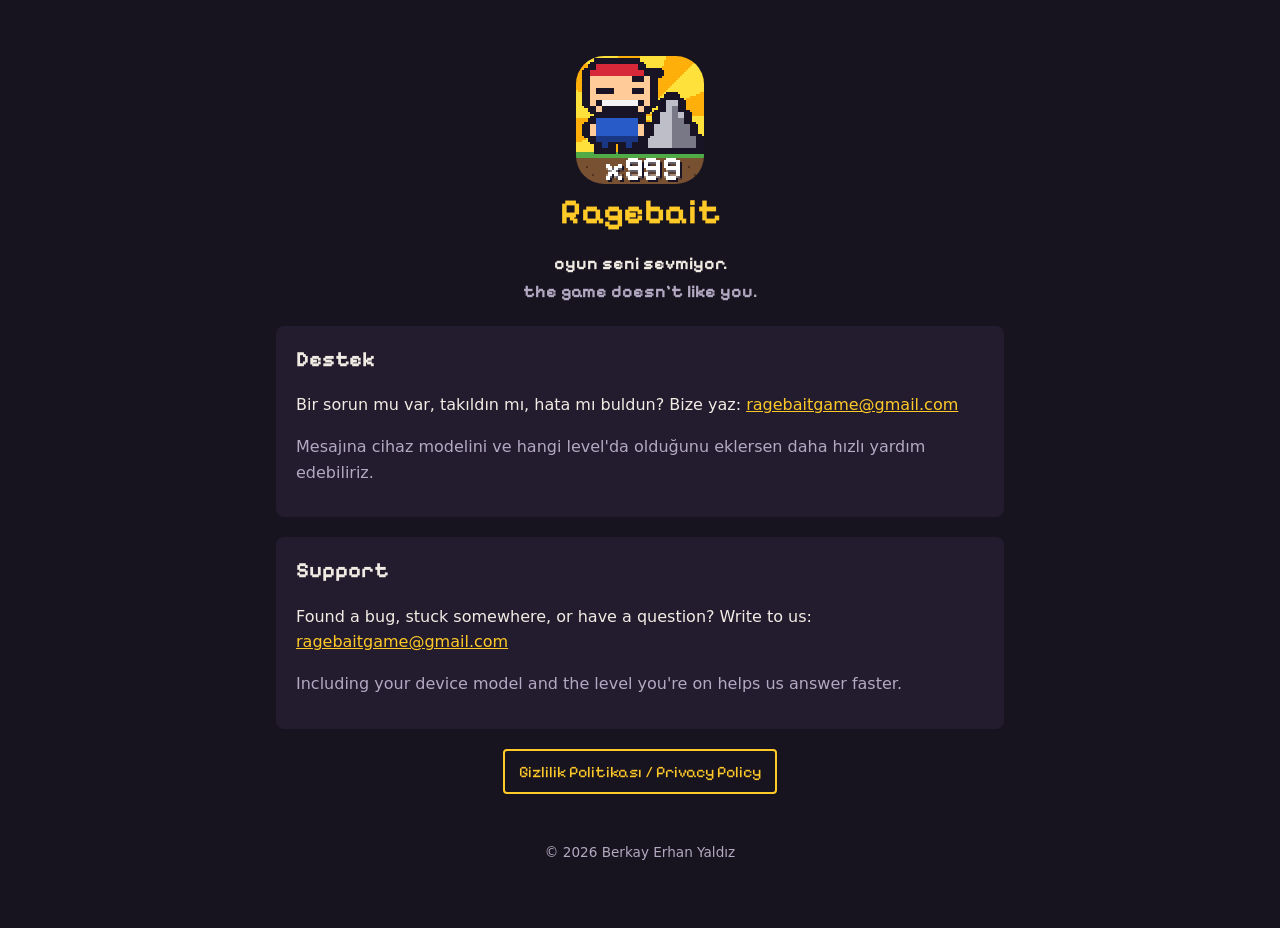
<file: index.html>
<!doctype html>
<html lang="tr">
<head>
<meta charset="utf-8">
<meta name="viewport" content="width=device-width, initial-scale=1">
<title>Ragebait</title>
<meta name="description" content="Ragebait: seni sinirlendirmek için yapılmış bir piksel platform oyunu. / A pixel platformer built to make you rage.">
<link rel="icon" href="icon.png">
<link rel="preconnect" href="https://fonts.googleapis.com">
<link rel="preconnect" href="https://fonts.gstatic.com" crossorigin>
<link href="https://fonts.googleapis.com/css2?family=Pixelify+Sans:wght@700&display=swap" rel="stylesheet">
<link rel="stylesheet" href="style.css">
</head>
<body>
<main>
  <div class="hero">
    <img src="icon.png" alt="Ragebait">
    <h1>Ragebait</h1>
    <p class="pixel">oyun seni sevmiyor.<br><span class="muted">the game doesn't like you.</span></p>
  </div>

  <div class="card">
    <h2 style="margin-top:0">Destek</h2>
    <p>Bir sorun mu var, takıldın mı, hata mı buldun? Bize yaz:
      <a href="mailto:ragebaitgame@gmail.com">ragebaitgame@gmail.com</a></p>
    <p class="muted">Mesajına cihaz modelini ve hangi level'da olduğunu eklersen daha hızlı yardım edebiliriz.</p>
  </div>

  <div class="card">
    <h2 style="margin-top:0">Support</h2>
    <p>Found a bug, stuck somewhere, or have a question? Write to us:
      <a href="mailto:ragebaitgame@gmail.com">ragebaitgame@gmail.com</a></p>
    <p class="muted">Including your device model and the level you're on helps us answer faster.</p>
  </div>

  <p style="text-align:center"><a class="btn" href="gizlilik.html">Gizlilik Politikası / Privacy Policy</a></p>

  <footer>© 2026 Berkay Erhan Yaldız</footer>
</main>
</body>
</html>
</file>
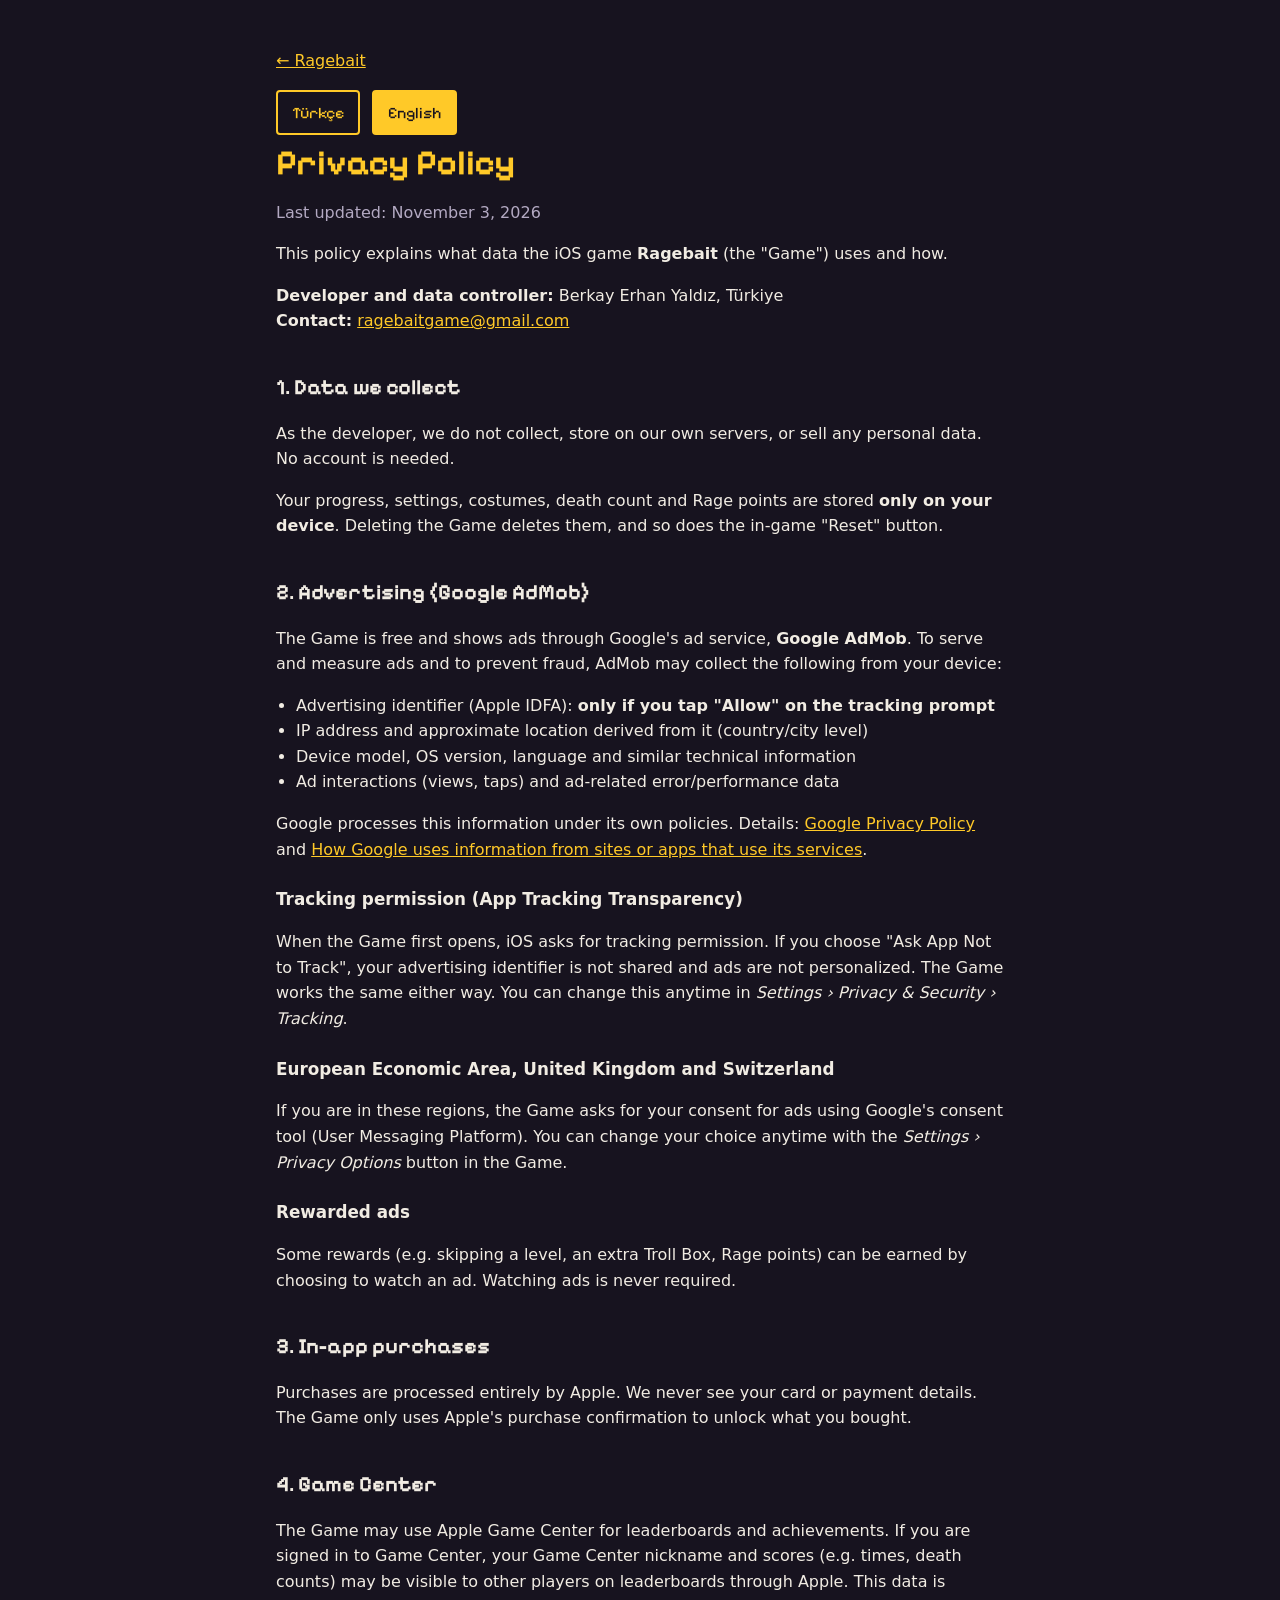
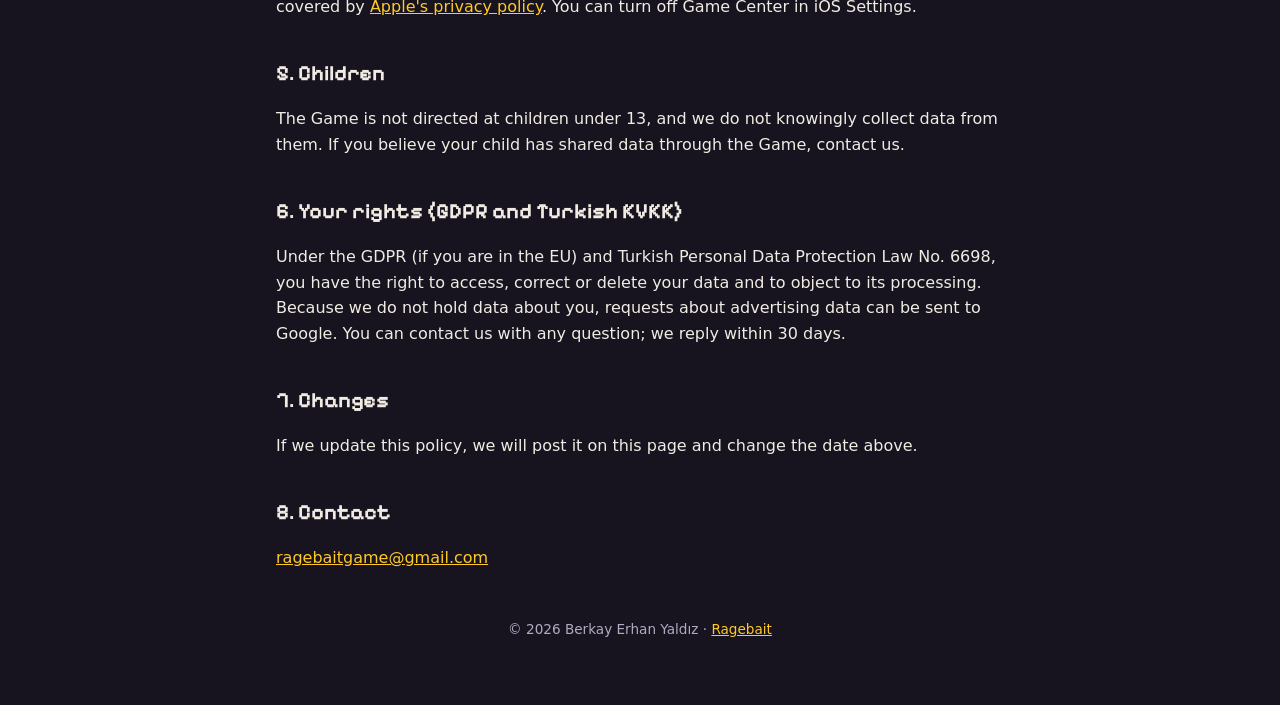
<file: gizlilik.html>
<!doctype html>
<html lang="tr">
<head>
<meta charset="utf-8">
<meta name="viewport" content="width=device-width, initial-scale=1">
<title>Ragebait Gizlilik Politikası</title>
<meta name="description" content="Ragebait gizlilik politikası / privacy policy">
<link rel="icon" href="icon.png">
<link rel="preconnect" href="https://fonts.googleapis.com">
<link rel="preconnect" href="https://fonts.gstatic.com" crossorigin>
<link href="https://fonts.googleapis.com/css2?family=Pixelify+Sans:wght@700&display=swap" rel="stylesheet">
<link rel="stylesheet" href="style.css">
</head>
<body>
<main>
  <p><a href="./">← Ragebait</a></p>
  <div class="lang"><a href="#tr" data-lang="tr">Türkçe</a><a href="#en" data-lang="en">English</a></div>

  <!-- ===================== TÜRKÇE ===================== -->
  <section id="tr" lang="tr">
    <h1>Gizlilik Politikası</h1>
    <p class="muted">Son güncelleme: 3 Kasım 2026</p>

    <p>Bu politika, iOS için yayınlanan <strong>Ragebait</strong> oyununun ("Oyun") hangi verileri nasıl kullandığını açıklar.</p>
    <p><strong>Geliştirici ve veri sorumlusu:</strong> Berkay Erhan Yaldız, Türkiye<br>
      <strong>İletişim:</strong> <a href="mailto:ragebaitgame@gmail.com">ragebaitgame@gmail.com</a></p>

    <h2>1. Bizim topladığımız veriler</h2>
    <p>Geliştirici olarak hiçbir kişisel veriyi toplamıyoruz, kendi sunucumuza göndermiyoruz ve satmıyoruz. Hesap açman gerekmez.</p>
    <p>Oyun ilerlemen, ayarların, kostümlerin, ölüm sayın ve Sinir puanın <strong>sadece kendi cihazında</strong> saklanır. Oyunu sildiğinde bu veriler de silinir. Oyundaki "Sıfırla" butonu da bunları siler.</p>

    <h2>2. Reklamlar (Google AdMob)</h2>
    <p>Oyun ücretsizdir ve Google'ın reklam hizmeti <strong>Google AdMob</strong> ile reklam gösterir. AdMob, reklamları göstermek, ölçmek ve sahtekârlığı önlemek için cihazından şu bilgileri toplayabilir:</p>
    <ul>
      <li>Reklam kimliği (Apple IDFA): <strong>sadece takip iznine "İzin Ver" dersen</strong></li>
      <li>IP adresi ve buna dayalı yaklaşık konum (ülke/şehir düzeyi)</li>
      <li>Cihaz modeli, işletim sistemi sürümü, dil ve benzeri teknik bilgiler</li>
      <li>Reklam etkileşimleri (görüntüleme, tıklama) ve reklamla ilgili hata/performans verileri</li>
    </ul>
    <p>Bu bilgileri Google kendi politikalarına göre işler. Ayrıntılar:
      <a href="https://policies.google.com/privacy" rel="noopener">Google Gizlilik Politikası</a> ve
      <a href="https://policies.google.com/technologies/partner-sites" rel="noopener">Google, hizmetlerini kullanan uygulamalardan gelen bilgileri nasıl kullanır</a>.</p>

    <h3>Takip izni (App Tracking Transparency)</h3>
    <p>Oyun ilk açıldığında iOS sana takip izni sorar. "Uygulamadan takip etmemesini iste" dersen reklam kimliğin paylaşılmaz ve reklamlar kişiselleştirilmez. Oyun her iki durumda da aynı çalışır. Kararını istediğin zaman <em>Ayarlar › Gizlilik ve Güvenlik › Takip</em> bölümünden değiştirebilirsin.</p>

    <h3>Avrupa Ekonomik Alanı, Birleşik Krallık ve İsviçre</h3>
    <p>Bu bölgelerdeysen, oyun Google'ın rıza aracıyla (User Messaging Platform) reklamlar için onayını ister. Seçimini oyundaki <em>Ayarlar › Gizlilik Seçenekleri</em> butonundan istediğin zaman değiştirebilirsin.</p>

    <h3>Ödüllü reklamlar</h3>
    <p>Bazı ödüller (ör. level atlama, ekstra Troll Kutusu, Sinir puanı) isteğe bağlı reklam izleyerek alınır. Reklam izlemek zorunlu değildir.</p>

    <h2>3. Uygulama içi satın almalar</h2>
    <p>Oyunda satın alma yaparsan ödeme tamamen Apple tarafından işlenir. Kart veya ödeme bilgilerini görmeyiz. Oyun yalnızca satın aldığın içeriği açmak için Apple'ın satın alma onayını kullanır.</p>

    <h2>4. Game Center</h2>
    <p>Oyun, sıralamalar ve başarımlar için Apple Game Center'ı kullanabilir. Game Center'a giriş yaptıysan, Game Center takma adın ve skorların (ör. süre, ölüm sayısı) Apple aracılığıyla sıralamalarda diğer oyunculara görünebilir. Bu veriler <a href="https://www.apple.com/legal/privacy/" rel="noopener">Apple'ın gizlilik politikasına</a> tabidir. Game Center'ı iOS ayarlarından kapatabilirsin.</p>

    <h2>5. Çocuklar</h2>
    <p>Oyun 13 yaşın altındaki çocuklara yönelik değildir ve bu yaştaki çocuklardan bilerek veri toplamayız. Çocuğunun oyunla ilgili veri paylaştığını düşünüyorsan bize yaz.</p>

    <h2>6. Hakların (KVKK ve GDPR)</h2>
    <p>6698 sayılı Kişisel Verilerin Korunması Kanunu ve (AB'deysen) GDPR kapsamında verilerine erişme, düzeltilmesini veya silinmesini isteme ve işlenmesine itiraz etme hakların vardır. Biz senin hakkında veri saklamadığımız için, reklam verileriyle ilgili talepleri Google'a iletebilirsin. Her türlü soru için bize yazabilirsin; en geç 30 gün içinde cevap veririz.</p>

    <h2>7. Değişiklikler</h2>
    <p>Bu politikayı güncellersek bu sayfada yayınlar ve üstteki tarihi değiştiririz.</p>

    <h2>8. İletişim</h2>
    <p><a href="mailto:ragebaitgame@gmail.com">ragebaitgame@gmail.com</a></p>
  </section>

  <!-- ===================== ENGLISH ===================== -->
  <section id="en" lang="en">
    <h1>Privacy Policy</h1>
    <p class="muted">Last updated: November 3, 2026</p>

    <p>This policy explains what data the iOS game <strong>Ragebait</strong> (the "Game") uses and how.</p>
    <p><strong>Developer and data controller:</strong> Berkay Erhan Yaldız, Türkiye<br>
      <strong>Contact:</strong> <a href="mailto:ragebaitgame@gmail.com">ragebaitgame@gmail.com</a></p>

    <h2>1. Data we collect</h2>
    <p>As the developer, we do not collect, store on our own servers, or sell any personal data. No account is needed.</p>
    <p>Your progress, settings, costumes, death count and Rage points are stored <strong>only on your device</strong>. Deleting the Game deletes them, and so does the in-game "Reset" button.</p>

    <h2>2. Advertising (Google AdMob)</h2>
    <p>The Game is free and shows ads through Google's ad service, <strong>Google AdMob</strong>. To serve and measure ads and to prevent fraud, AdMob may collect the following from your device:</p>
    <ul>
      <li>Advertising identifier (Apple IDFA): <strong>only if you tap "Allow" on the tracking prompt</strong></li>
      <li>IP address and approximate location derived from it (country/city level)</li>
      <li>Device model, OS version, language and similar technical information</li>
      <li>Ad interactions (views, taps) and ad-related error/performance data</li>
    </ul>
    <p>Google processes this information under its own policies. Details:
      <a href="https://policies.google.com/privacy" rel="noopener">Google Privacy Policy</a> and
      <a href="https://policies.google.com/technologies/partner-sites" rel="noopener">How Google uses information from sites or apps that use its services</a>.</p>

    <h3>Tracking permission (App Tracking Transparency)</h3>
    <p>When the Game first opens, iOS asks for tracking permission. If you choose "Ask App Not to Track", your advertising identifier is not shared and ads are not personalized. The Game works the same either way. You can change this anytime in <em>Settings › Privacy &amp; Security › Tracking</em>.</p>

    <h3>European Economic Area, United Kingdom and Switzerland</h3>
    <p>If you are in these regions, the Game asks for your consent for ads using Google's consent tool (User Messaging Platform). You can change your choice anytime with the <em>Settings › Privacy Options</em> button in the Game.</p>

    <h3>Rewarded ads</h3>
    <p>Some rewards (e.g. skipping a level, an extra Troll Box, Rage points) can be earned by choosing to watch an ad. Watching ads is never required.</p>

    <h2>3. In-app purchases</h2>
    <p>Purchases are processed entirely by Apple. We never see your card or payment details. The Game only uses Apple's purchase confirmation to unlock what you bought.</p>

    <h2>4. Game Center</h2>
    <p>The Game may use Apple Game Center for leaderboards and achievements. If you are signed in to Game Center, your Game Center nickname and scores (e.g. times, death counts) may be visible to other players on leaderboards through Apple. This data is covered by <a href="https://www.apple.com/legal/privacy/" rel="noopener">Apple's privacy policy</a>. You can turn off Game Center in iOS Settings.</p>

    <h2>5. Children</h2>
    <p>The Game is not directed at children under 13, and we do not knowingly collect data from them. If you believe your child has shared data through the Game, contact us.</p>

    <h2>6. Your rights (GDPR and Turkish KVKK)</h2>
    <p>Under the GDPR (if you are in the EU) and Turkish Personal Data Protection Law No. 6698, you have the right to access, correct or delete your data and to object to its processing. Because we do not hold data about you, requests about advertising data can be sent to Google. You can contact us with any question; we reply within 30 days.</p>

    <h2>7. Changes</h2>
    <p>If we update this policy, we will post it on this page and change the date above.</p>

    <h2>8. Contact</h2>
    <p><a href="mailto:ragebaitgame@gmail.com">ragebaitgame@gmail.com</a></p>
  </section>

  <footer>© 2026 Berkay Erhan Yaldız · <a href="./">Ragebait</a></footer>
</main>
<script>
(function () {
  var secs = { tr: document.getElementById('tr'), en: document.getElementById('en') };
  var btns = document.querySelectorAll('.lang a');
  function show(l) {
    if (!secs[l]) l = 'tr';
    for (var k in secs) secs[k].hidden = (k !== l);
    btns.forEach(function (b) { b.classList.toggle('on', b.dataset.lang === l); });
    document.documentElement.lang = l;
    document.title = l === 'tr' ? 'Ragebait Gizlilik Politikası' : 'Ragebait Privacy Policy';
  }
  var h = location.hash.slice(1);
  var nav = (navigator.language || '').toLowerCase();
  show(h === 'tr' || h === 'en' ? h : (nav.indexOf('tr') === 0 ? 'tr' : 'en'));
  btns.forEach(function (b) {
    b.addEventListener('click', function (e) {
      e.preventDefault(); show(b.dataset.lang);
      try { history.replaceState(null, '', '#' + b.dataset.lang); } catch (x) {}
      window.scrollTo(0, 0);
    });
  });
})();
</script>
</body>
</html>
</file>
<file: style.css>
:root {
  --bg: #17131f;
  --panel: #221c2e;
  --text: #f1ece3;
  --muted: #b3a9c2;
  --accent: #ffc928;
  --line: #3a3048;
}
* { box-sizing: border-box; }
html { -webkit-text-size-adjust: 100%; }
body {
  margin: 0;
  background: var(--bg);
  color: var(--text);
  font: 16px/1.6 system-ui, -apple-system, "Segoe UI", Roboto, sans-serif;
}
main { max-width: 760px; margin: 0 auto; padding: 32px 16px 64px; }
h1, h2, .pixel { font-family: "Pixelify Sans", system-ui, sans-serif; font-weight: 700; }
h1 { font-size: 2.2rem; line-height: 1.15; margin: 0 0 8px; color: var(--accent); }
h2 { font-size: 1.35rem; margin: 36px 0 8px; }
h3 { font-size: 1.05rem; margin: 24px 0 4px; }
p, li { color: var(--text); }
.muted { color: var(--muted); }
a { color: var(--accent); }
ul { padding-left: 20px; }
.lang { display: flex; gap: 12px; margin: 16px 0 8px; }
.lang a, .btn {
  display: inline-block; padding: 8px 14px; border: 2px solid var(--accent);
  border-radius: 4px; text-decoration: none; font-family: "Pixelify Sans", system-ui, sans-serif;
}
hr { border: 0; border-top: 2px dashed var(--line); margin: 48px 0; }
.hero { text-align: center; padding-top: 24px; }
.hero img { width: 128px; height: 128px; border-radius: 28px; image-rendering: pixelated; }
.hero p { font-size: 1.1rem; }
.card { background: var(--panel); border-radius: 8px; padding: 16px 20px; margin: 20px 0; }
footer { margin-top: 48px; font-size: .85rem; color: var(--muted); text-align: center; }
.lang a.on { background: var(--accent); color: var(--bg); }
</file>
